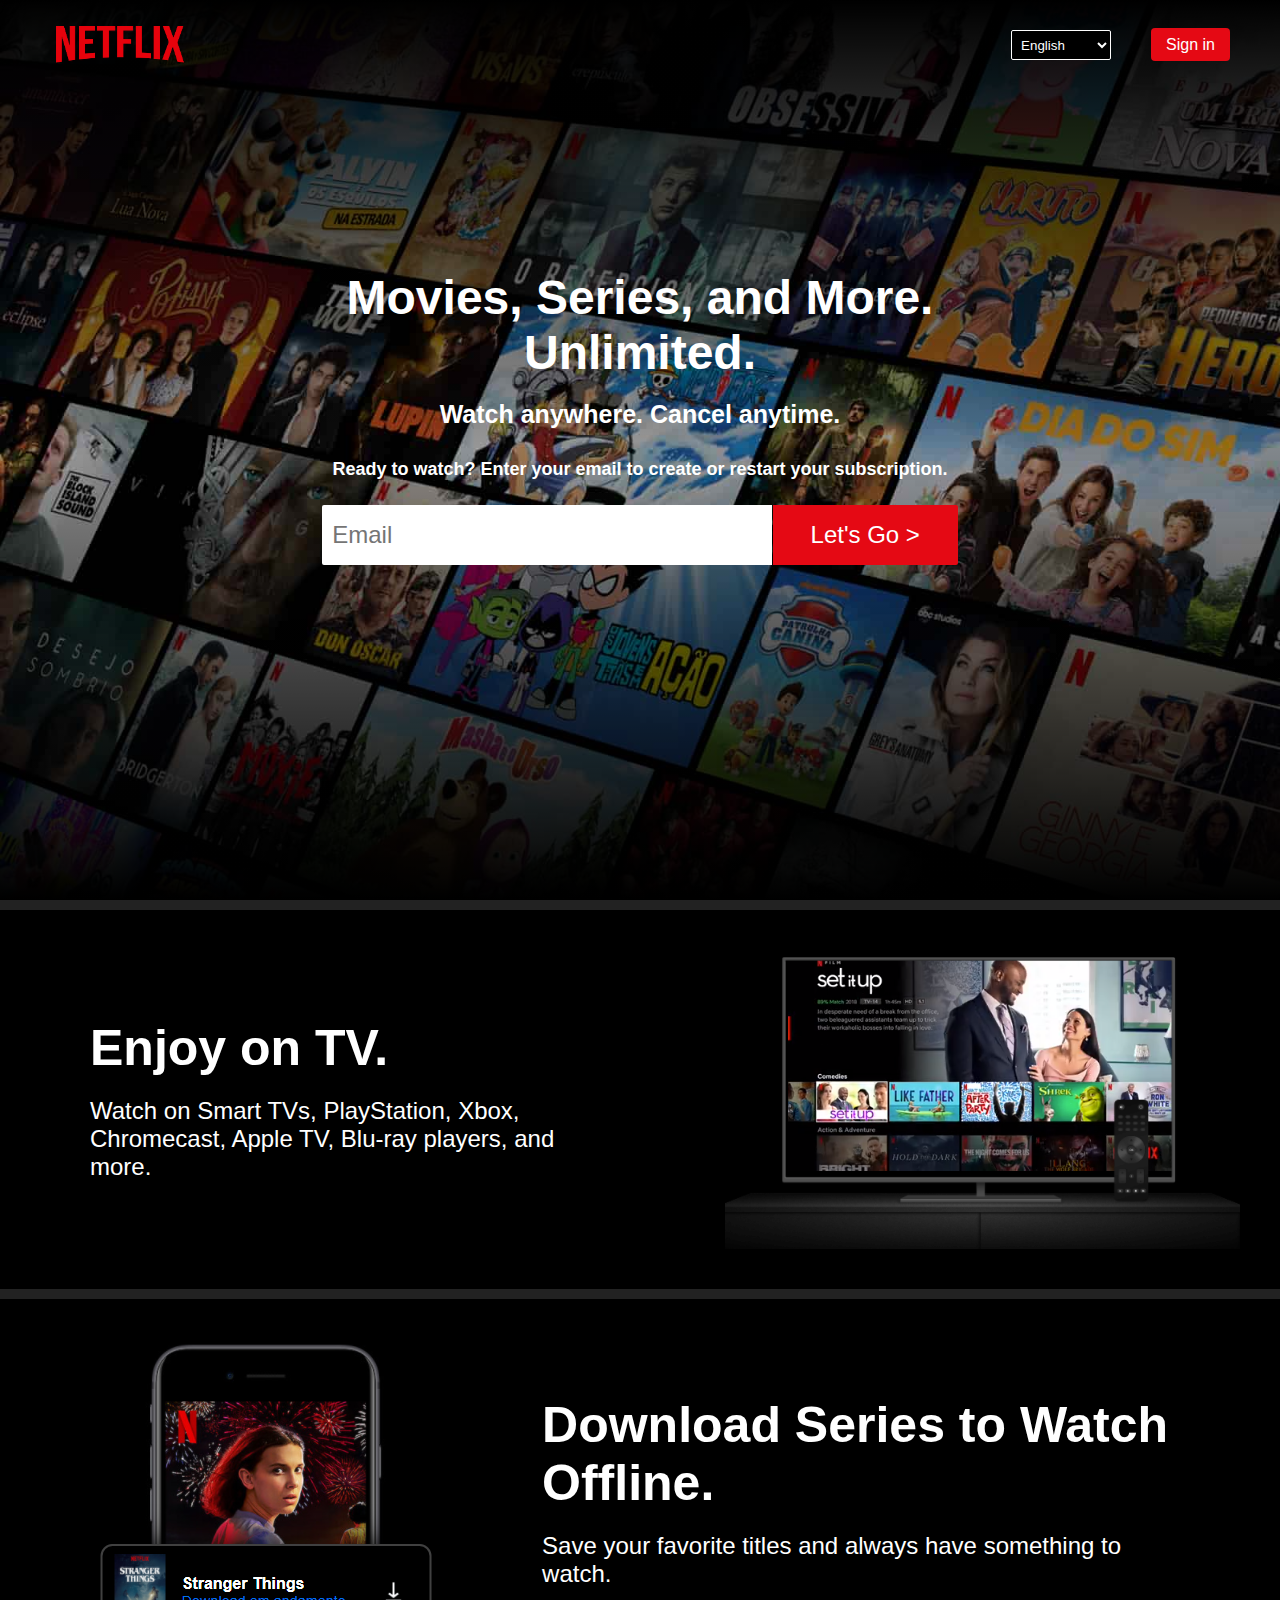
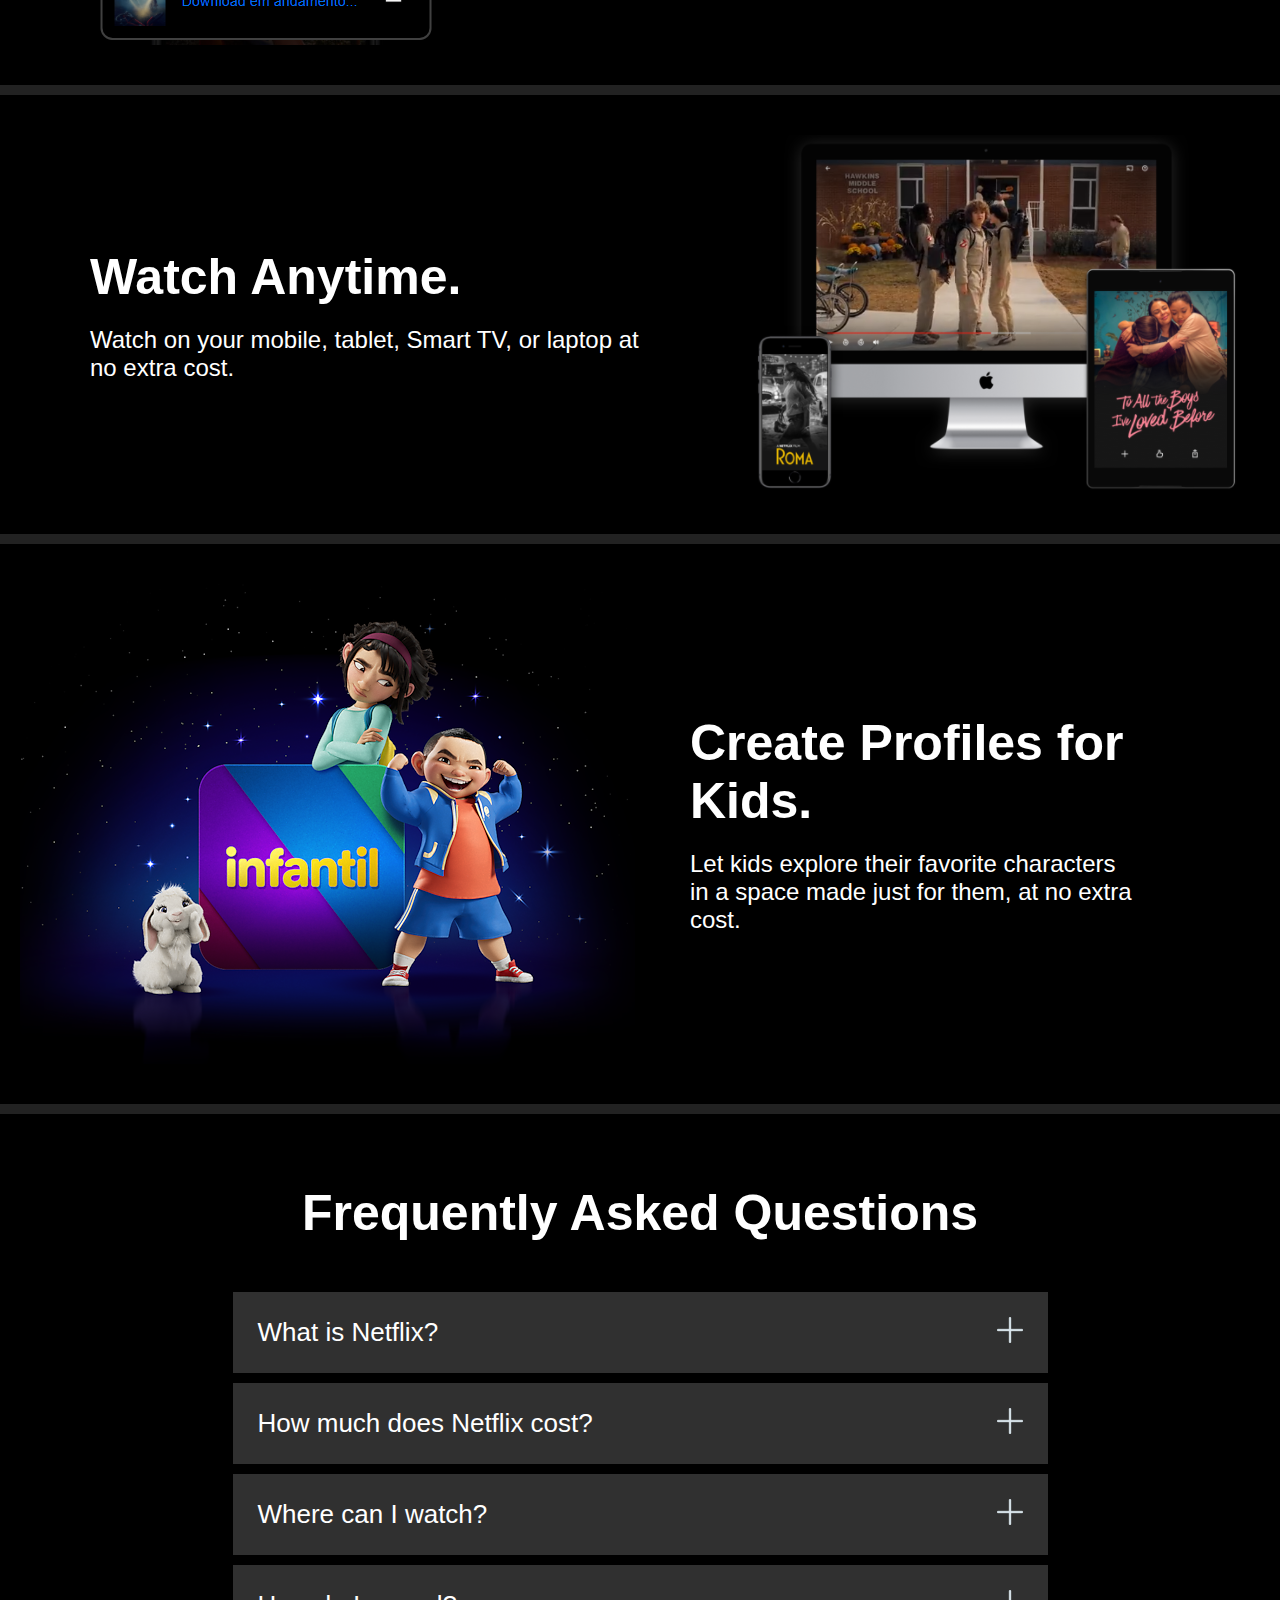
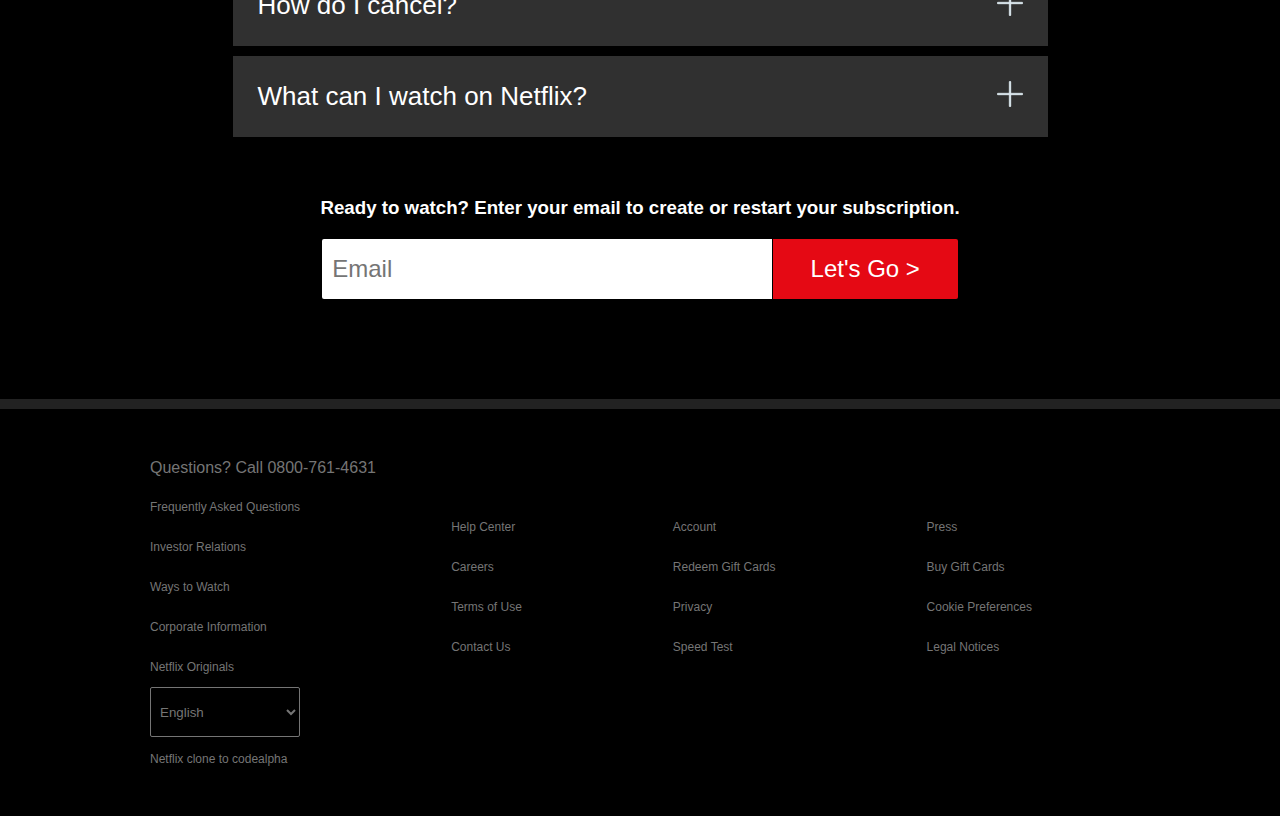
<file: index.html>
<!DOCTYPE html>
<html lang="en">

<head>
    <meta charset="UTF-8">
    <meta http-equiv="X-UA-Compatible" content="IE=edge">
    <meta name="viewport" content="width=device-width, initial-scale=1.0">
    <link rel="shortcut icon" href="./assets/img/netflix-icon.jpg" type="image/x-icon">
    <link rel="stylesheet" href="./css/index.css">

    <title>Netflix-clone</title>
</head>

<body>
    <div class="container-main">
        <header>
            <img src="./assets/img/logo.png" alt="Logo">

            <nav>
                <ul>
                    <li>
                        <select>
                            <option>English</option>
                            <option>Arabic</option>
                        </select>
                    </li>
                    <li>
                        <a href="login.html">Sign in</a>
                    </li>
                </ul>
            </nav>
        </header>

        <div class="content-main">

            <div class="title-main">
                <h1>Movies, Series, and More. Unlimited.</h1>
                <h2>Watch anywhere. Cancel anytime.</h2>
            </div>

            <h3>Ready to watch? Enter your email to create or restart your subscription.</h3>

            <form>
                <input type="text" placeholder="Email">
                <button>Let's Go ></button>
            </form>

        </div>
    </div>

    <section class="devices">
        <div class="device">
            <div class="device-title">
                <h1>Enjoy on TV.</h1>
                <h2>Watch on Smart TVs, PlayStation, Xbox, Chromecast, Apple TV, Blu-ray players, and more.</h2>

            </div>
            <div class="images">
                <img src="./assets/img/tv.png" class="tv-device">
            </div>
        </div>
        <div class="device">
            <div class="images">
                <img src="./assets/img/mobile.png" class="mobile-device">
            </div>
            <div class="device-title">
                <h1>Download Series to Watch Offline.</h1>
                <h2>Save your favorite titles and always have something to watch.</h2>
            </div>
        </div> 
        <div class="device">
            <div class="device-title">
                <h1>Watch Anytime.</h1>
                <h2>Watch on your mobile, tablet, Smart TV, or laptop at no extra cost.</h2>
            </div>

            <div class="images">
                <img src="./assets/img/pc.png" class="pc-device">
            </div>
        </div>
        <div class="device">
            <div class="images">
                <img src="./assets/img/kids.png" class="mobile-device">
            </div>
            <div class="device-title">
                <h1>Create Profiles for Kids.</h1>
                <h2>Let kids explore their favorite characters in a space made just for them, at no extra cost.</h2>
            </div>
        </div>
    </section>

    <section class="faq">
        <div class="container-faq">

            <h2>Frequently Asked Questions</h2>
            
            <ul>
                <li>What is Netflix? <img src="./assets/img/mais.png"></li>
                <li>How much does Netflix cost? <img src="./assets/img/mais.png"></li>
                <li>Where can I watch? <img src="./assets/img/mais.png"></li>
                <li>How do I cancel? <img src="./assets/img/mais.png"></li>
                <li>What can I watch on Netflix? <img src="./assets/img/mais.png"></li>
            </ul>
            
            <h3>Ready to watch? Enter your email to create or restart your subscription.</h3>
            
            <form>
                <input type="text" placeholder="Email">
                <button>Let's Go ></button>
            </form>
        </div>
    </section>

    <footer>
        <div class="container-footer">

            <p>Questions? Call 0800-761-4631</p>
            
            <div class="listas">
                <ul>
                    <li><a href="">Frequently Asked Questions</a></li>
                    <li><a href="">Investor Relations</a></li>
                    <li><a href="">Ways to Watch</a></li>
                    <li><a href="">Corporate Information</a></li>
                    <li><a href="">Netflix Originals</a></li>
                </ul>
                
                <ul>
                    <li><a href="">Help Center</a></li>
                    <li><a href="">Careers</a></li>
                    <li><a href="">Terms of Use</a></li>
                    <li><a href="">Contact Us</a></li>
                </ul>
                
                <ul>
                    <li><a href="">Account</a></li>
                    <li><a href="">Redeem Gift Cards</a></li>
                    <li><a href="">Privacy</a></li>
                    <li><a href="">Speed Test</a></li>
                </ul>
                
                <ul>
                    <li><a href="">Press</a></li>
                    <li><a href="">Buy Gift Cards</a></li>
                    <li><a href="">Cookie Preferences</a></li>
                    <li><a href="">Legal Notices</a></li>
                </ul>
            </div>
            
            <select>
                <option>English</option>
                <option>Arabic</option>
            </select>
            
            
            <p>Netflix clone to codealpha</p>
            
        </div>
    </footer>
        
</body>

</html>
</file>
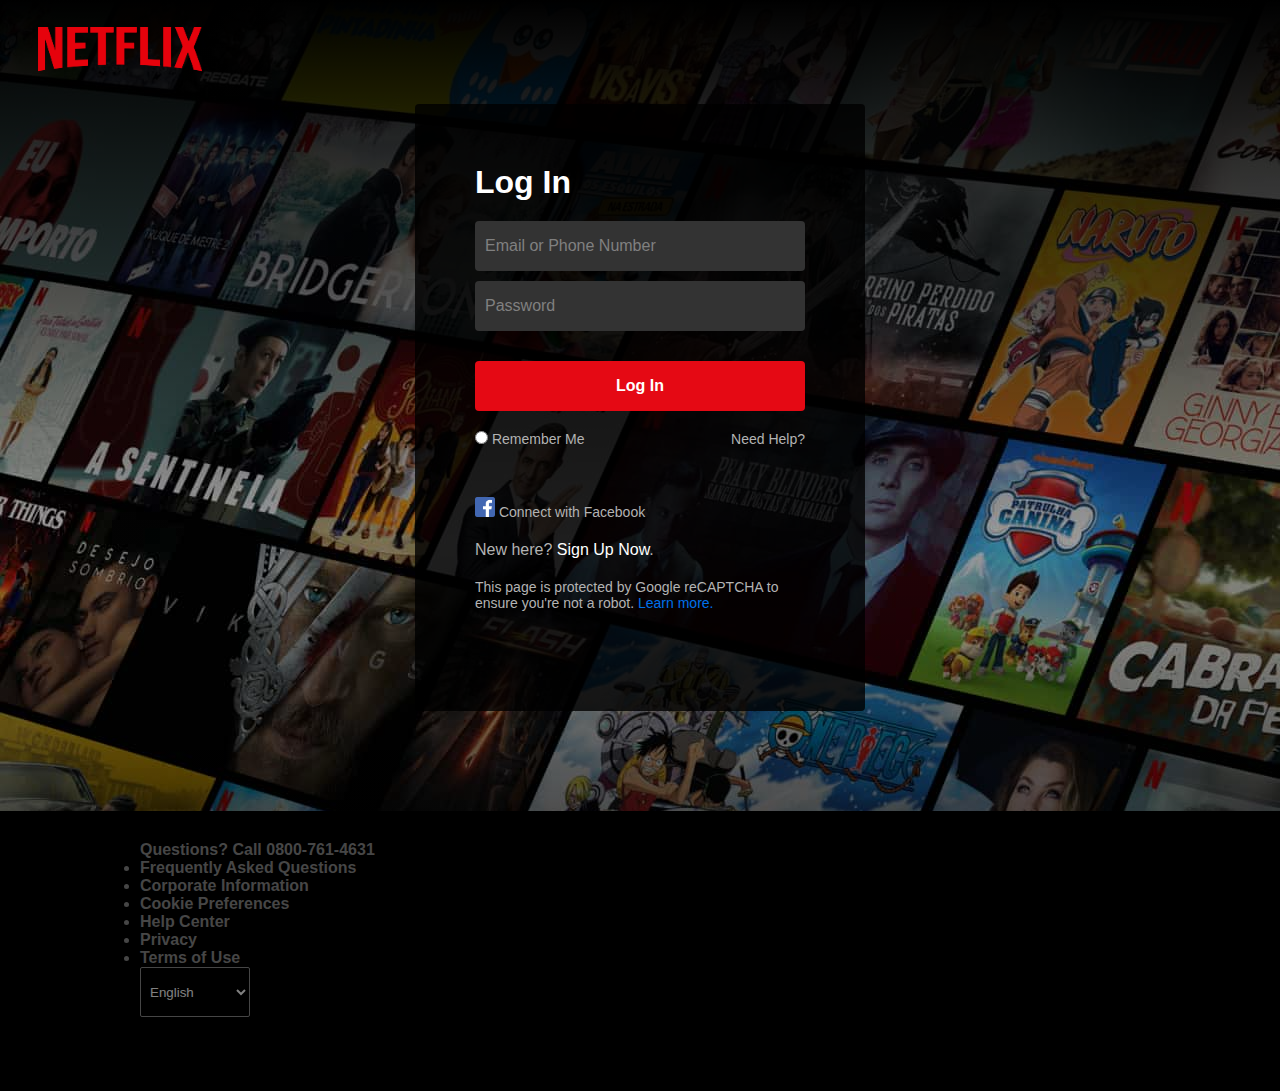
<file: login.html>
<!DOCTYPE html>
<html lang="en">

<head>
    <meta charset="UTF-8">
    <meta http-equiv="X-UA-Compatible" content="IE=edge">
    <meta name="viewport" content="width=device-width, initial-scale=1.0">
    <link rel="shortcut icon" href="./assets/img/netflix-icon.jpg" type="image/x-icon">
    <link rel="stylesheet" href="./css/login.css">

    <title>Netflix Clone</title>
</head>

<body>
    <div class="container">
        <header>
            <img src="./assets/img/logo.png" alt="Logo">
        </header>

        <div class="container-login">
            <h1>Log In</h1>

            <form action="">

                <input type="text" placeholder="Email or Phone Number">
                <input type="password" placeholder="Password">

                <button type="submit" id="btnEntrar">Log In</button>
            </form>

            <div class="help">
                <div>
                    <input type="radio" id="me">
                    <label for="me">Remember Me</label>
                </div>
                    
                <a href="">Need Help?</a>
            </div>

            <a href="" class="facebook"><img src="./assets/img/facebook.png" class="icon"/> Connect with Facebook</a>

            <div class="connect">
                <p>New here? <span id="span01">Sign Up Now</span>.</p>
                <p>This page is protected by Google reCAPTCHA to ensure you're not a robot. <span id="span02">Learn more.</span></p>
            </div>
        </div>

        <footer>
            <div class="container-footer">
                <p>Questions? <a href="">Call 0800-761-4631</a></p>
    
                <div class="lists">
                    <ul>
                        <li><a href="">Frequently Asked Questions</a></li>
                        <li><a href="">Corporate Information</a></li>
                        <li><a href="">Cookie Preferences</a></li>
                        <li><a href="">Help Center</a></li>
                        <li><a href="">Privacy</a></li>
                        <li><a href="">Terms of Use</a></li>
                    </ul>
                </div>
    
                <select>
                    <option>English</option>
                    <option>Arabic</option>
                </select>
            </div>
        </footer>
    </div>
    <script src="./js/login.js"></script>
</body>
</html>
</file>
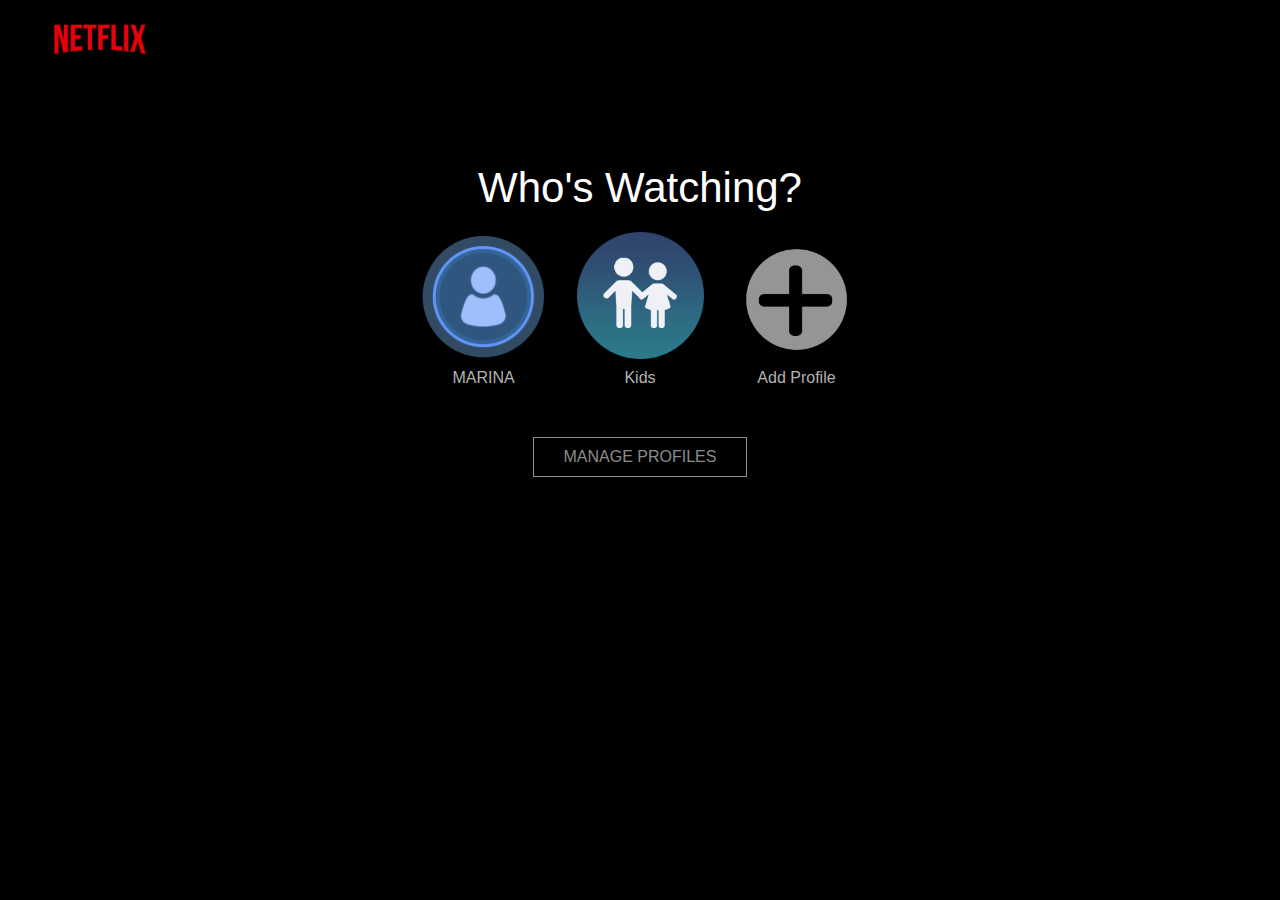
<file: user.html>
<!DOCTYPE html>
<html lang="en">

<head>
    <meta charset="UTF-8">
    <meta http-equiv="X-UA-Compatible" content="IE=edge">
    <meta name="viewport" content="width=device-width, initial-scale=1.0">
    <link rel="shortcut icon" href="./assets/img/netflix-icon.jpg" type="image/x-icon">
    <link rel="stylesheet" href="./css/user.css">

    <title>Netflix Clone</title>
</head>

<body>
    <header>
        <img src="./assets/img/logo.png" alt="Logo">
    </header>

    <div class="container">
        <h1>Who's Watching?</h1>

        <div class="card-users">
            <div class="card">
                <a href="home-user.html">
                    <img src="./assets/img/perfil01.png">
                    <p>MARINA</p>
                </a>
            </div>

            <div class="card">
                <a href="">
                    <img src="./assets/img/perfil02.png">
                    Kids
                </a>
            </div>

            <div class="card">
                <a href="">
                    <img src="./assets/img/perfil03.png">
                    Add Profile
                </a>
            </div>
        </div>

        <a href="">Manage Profiles</a>
    </div>
</body>

</html>
</file>
<file: css/index.css>
*{
    margin: 0;
    padding: 0;
    box-sizing: border-box;
    font-family: sans-serif;
}

:root{
    --red: #E50914;
    --white: #FFFFFF;
    --black: #000000;
    --gray: gray;
}

.container-main{
	background-image: linear-gradient(rgba(0, 0, 0, 1), rgba(0, 0, 0, 0.2), rgba(0, 0, 0, 1)), url('/assets/img/background.jpg');
	background-size: cover;
    display: flex;
    flex-direction: column;
    justify-content: space-between;
    align-items: center;
    height: 100vh;
}

.container-main header {
    display: flex;
    justify-content: space-between;
    width: 100%;
    padding: 20px 50px;
}

.container-main header img{
    width: 140px;
    height: 50px;
}

.container-main header nav{
    display: flex;
    justify-content: flex-end;
}

.container-main header nav ul{
    display: flex;
    justify-content: flex-end;
    align-items: center;
}

.container-main header nav ul li{
    width: 100%;
    list-style: none;
}

.container-main header nav ul li a{
    text-decoration: none;
    padding: 8px 15px;
    background-color: var(--red);
    color: var(--white);
    border-radius: 4px;
}

.container-main header nav ul li select{
    margin-right: 40px;
    height: 30px;
    width: 100px;
    padding: 5px;
    background-color: rgba(0, 0, 0, 1);
    border: 1px solid var(--white);
    color: var(--white);
    border-radius: 2px;
}

.container-main header nav ul li select option{
    background-color: var(--gray);
}

.content-main{
    display: flex;
    flex-direction: column;
    text-align: center;
    height: 70%;
}

.title-main{
    color: var(--white);
    font-size: 24px;
    max-width: 640px;
}

.title-main h2{
    margin-top: 20px;
    font-size: 25px;
}

.content-main h3{
    margin: 30px auto 5px auto;
    color: var(--white);
    font-size: 18px;
}

form{
    color: var(--white);
    text-align: center;
    width: 100%;
}

form input{
    height: 60px;
    width: 450px;
    margin: 20px -4px auto auto;
    font-size: 24px;
    padding: 10px;
    outline: none;
    border: none;
    border-top-left-radius: 2px;
    border-bottom-left-radius: 2px;
}

form button{
    height: 60px;
    width: 185px;
    font-size: 24px;
    background-color: var(--red);
    color: var(--white);
    border: none;
    outline: none;
    cursor: pointer;
    border-top-right-radius: 2px;
    border-bottom-right-radius: 2px;
}

.devices,
.faq{
    background-color: var(--black);
    border-bottom: 10px solid #222;
}

.device{
    display: flex;
    justify-content: center;
    align-items: center;
    border-top: 10px solid #222;
    color: var(--white);
    padding: 40px;
}

.device-title{
    display: flex;
    flex-direction: column;
    align-items: flex-start;
    justify-content: center;
    width: 80%;
    height: 100%;
    padding: 50px;
}

.device-title h1{
    font-size: 50px;
    margin-bottom: 20px;
}

.device-title h2{
    font-size: 24px;
    font-weight: 200;
    width: 90%;
}

.images{
    display: flex;
    align-items: center;
    justify-content: center;
    width: 50%;
}

.container-faq{
    display: flex;
    flex-direction: column;
    justify-content: center;
    align-items: center;
    color: var(--white);
    margin-bottom: 100px;
}

.container-faq h2{
    margin: 70px 0 50px 0;
    font-size: 50px;
}

.container-faq ul{
    margin-bottom: 50px;
}

.container-faq ul li{
    display: flex;
    justify-content: space-between;
    background-color: #303030;
    list-style: none;
    margin-bottom: 10px;
    padding: 25px;
    width: 815px;
    font-size: 26px;
    cursor: pointer;
}

.container-faq ul li img{
    height: 26px;
}

footer{
    background-color: var(--black);
    color: #757575;
}

.container-footer{
    display: flex;
    flex-direction: column;
    justify-content: center;
    align-items: flex-start;
    padding: 50px 150px;
}

.container-footer p:nth-child(1){
    margin-bottom: 10px;
}

.container-footer p:nth-child(4){
    font-size: 12px;
}

footer .listas{
    display: flex;
    flex-wrap: wrap;
    justify-content: space-between;
    align-items: center;
    line-height: 40px;
    width: 90%;
    font-size: 12px;
}

footer .listas ul li{
    list-style: none;
}

footer .listas ul li a{
    text-decoration: none;
    color: #757575;
}

.container-footer select{
    height: 50px;
    width: 150px;
    padding: 5px;
    background-color: rgba(0, 0, 0, 1);
    border: 1px solid #757575;
    color: #757575;
    border-radius: 2px;
    margin-bottom: 15px;
}

.container-footer select option{
    background-color: var(--black);
}

@media (max-width: 450px){
    .container-main{
        background-position: center;
        height: 100vh;
    }

    .container-main header {
        padding: 20px 15px;
    }

    .container-main header img {
        width: 100px;
        height: 35px;
    }

    .container-main header nav ul li select {
        margin-right: 20px;
    }

    .content-main {
        justify-content: end;
        height: 80%;
    }

    .content-main h3 {
        font-size: 17px;
        text-align: center;
        width: 60%;
    }

    .title-main h1 {
        font-size: 32px;
    }

    .title-main h2 {
        margin-top: 20px;
        font-size: 18px;
    }

    form input {
        height: 45px;
        width: 90%;
        margin: 20px 0px 10px auto;
        font-size: 18px;
        border-top-right-radius: 2px;
        border-bottom-right-radius: 2px;
    }

    form button {
        height: 45px;
        width: 140px;
        font-size: 18px;
        border-top-left-radius: 2px;
        border-bottom-left-radius: 2px;
    }

    .device{
        flex-direction: column;
    }

    .device-title {
        align-items: center;
        text-align: center;
        height: 100%;
        width: 100%;
        padding: 0;
    }

    .device-title h1 {
        font-size: 28px;
    }

    .device-title h2 {
        font-size: 18px;
        text-align: center;
    }

    .images{
        width: 100%;
    }
    
    .tv-device{
        width: 360px;
        margin-top: 20px;
    }

    .device:nth-child(2),
    .device:nth-child(4){
        flex-direction: column-reverse;
    }

    .mobile-device{
        width: 290px;
        margin-top: 20px;
    }

    .pc-device{
        width: 290px;
        margin-top: 20px;
    }

    .container-faq h2 {
        font-size: 28px;
    }

    .container-faq ul {
        width: 100%;
    }

    .container-faq ul li{
        width: 100%;
        font-size: 18px;
    }

    .container-faq ul li img {
        height: 18px;
    }

    .container-faq h3 {
        font-size: 17px;
        text-align: center;
        font-weight: 100;
        width: 60%;
    }

    .container-footer {
        padding: 38px 38px;
        font-size: 14px;
    }

}

@media (min-width: 451px) and (max-width: 875px){ 
    .content-main {
        height: 80%;
    }

    .content-main h3 {
        width: 60%;
    }

    .title-main h1 {
        font-size: 34px;
    }

    .title-main h2 {
        margin-top: 20px;
        font-size: 22px;
    }

    form input {
        height: 45px;
        width: 80%;
        margin: 20px 0px 10px auto;
        font-size: 18px;
    }

    form button {
        height: 45px;
        width: 140px;
        font-size: 18px;
    }

    .device{
        flex-direction: column;
    }
    
    .device-title {
        align-items: center;
        text-align: center;
        height: 100%;
        width: 80%;
        padding: 0;
    }
    
    .device-title h1 {
        font-size: 30px;
    }
    
    .device-title h2 {
        font-size: 22px;
        text-align: center;
    }
    
    .images{
        width: 80%;
    }
    
    .tv-device{
        width: 430px;
        margin-top: 20px;
    }
    
    .device:nth-child(2),
    .device:nth-child(4){
        flex-direction: column-reverse;
    }
    
    .mobile-device{
        width: 290px;
        margin-top: 20px;
    }
    
    .pc-device{
        width: 390px;
        margin-top: 20px;
    }
    
    .container-faq h2 {
        font-size: 28px;
    }
    
    .container-faq ul {
        width: 80%;
    }

    .container-faq ul li{
        width: 100%;
        font-size: 18px;
    }

    .container-faq ul li img {
        height: 18px;
    }

    .container-faq h3 {
        font-size: 17px;
        text-align: center;
        font-weight: 100;
        width: 60%;
    }

    .container-faq form{
        width: 80%;
    }
    
    .container-faq form input {
        height: 45px;
        width: 80%;
        margin: 20px 0px 10px auto;
        font-size: 18px;
    }

    .container-faq form button {
        height: 45px;
        width: 140px;
        font-size: 18px;
    }

    .container-footer {
        padding: 38px 38px;
        font-size: 16px;
    }

    .container-footer .listas {
        font-size: 14px;
    }
}
</file>
<file: css/login.css>
*{
    margin: 0;
    padding: 0;
    box-sizing: border-box;
    font-family: sans-serif;
}

:root{
    --red: #E50914;
    --white: #FFFFFF;
    --black: #000000;
}

.container{
	background-image: linear-gradient(rgba(0, 0, 0, 1), rgba(0, 0, 0, 0.2), rgba(0, 0, 0, 1)), url('/assets/img/background2.jpg');
    display: flex;
    flex-direction: column;
    align-items: center;
}

.container header {
    align-self: baseline;
    padding: 20px 30px;
}

.container header img{
    width: 180px;
    height: 60px;
}

.container-login{
    background-color: rgba(0, 0, 0, .8);
    border-radius: 4px;
    max-width: 450px;
    height: 100%;
    padding: 60px;
    margin-bottom: 100px;
}

.container-login h1{
    color: var(--white);
    margin-bottom: 20px;
}

.container-login form{
    display: flex;
    flex-direction: column;
    border-radius: 4px;
}

.container-login form input{
    background-color: #333;   
    color: var(--white);
    border: none;
    border-radius: 4px;
    outline: none;
    height: 50px;
    padding: 10px;
    font-size: 16px;
    margin-bottom: 10px;
}

.container-login form input::placeholder{
    color: gray;
}

.container-login form button{
    margin-top: 20px;
    height: 50px;
    cursor: pointer;
    background-color: var(--red);
    color: var(--white);
    border: none;
    border-radius: 4px;
    font-size: 16px;
    font-weight: bold;
}

.help{
    display: flex;
    justify-content: space-between;
    color: #b3b3b3;
    margin-top: 20px;
    font-size: 14px;
}

.help a{
    text-decoration: none;
    color: #b3b3b3;
}

.help a:hover{
    text-decoration: underline;
}

.connect{
    display: flex;
    flex-direction: column;
    justify-content: space-between;
    color: #b3b3b3;
    margin: 20px 0 40px 0;
    height: 70px;
}

.container-login .facebook{
    text-decoration: none;
    color: #b3b3b3;
    font-size: 14px;
}

.icon{
    margin-top: 50px;
    width: 20px;
    border-radius: 2px;
}

.connect p:nth-child(2){
    text-decoration: none;
    font-size: 14px;
}

#span01,
#span02{
    color: var(--white);
    cursor: pointer;
}

#span02{
    color: #0071eb;
}

#span01:hover,
#span02:hover{
    text-decoration: underline;
}

footer{
    display: flex;
    justify-content: center;
    align-items: center;
    width: 100%;
    background-color: var(--black);
}

.container-footer{
    color: #8c8c8c;
    opacity: .5;
    height: 280px;
    padding: 30px 100px;
    font-weight: 600;
    width: 100%;
}

.container-footer a{
    text-decoration: none;
    color: #8c8c8c;
    font-weight: 600;
}

.container-footer a:hover{
    text-decoration: underline;
}

.listas ul{
    display: flex;
    flex-wrap: wrap;
    justify-content: space-between;
    align-items: center;
    list-style: none;
    height: 100px;
    width: 80%;
    font-size: 12px;
}

.container-footer select{
    margin-right: 40px;
    height: 50px;
    width: 110px;
    padding: 5px;
    background-color: rgba(0, 0, 0, 1);
    border: 1px solid #8c8c8c;
    color: var(--white);
    border-radius: 2px;
}

.container-footer select option{
    background-color: gray;
}


@media (max-width: 735px){
    .container{
        background-image: none;
        background-color: var(--black);
    }

    .container header {
        padding: 10px 0px 15px 10px;
    }

    .container-login {
        max-width: 90%;
        padding: 60px 0;
    }

    footer {
        border-top: 2px solid #b3b3b3;
    }
    
    .container-footer {
        color: #8c8c8c;
        opacity: 1;
        padding: 30px 20px;
    }

    .container-footer select{
        border-radius: 2px;
        color: #8c8c8c;
    }

    .container-footer select option{
        background-color: var(--black);
    }
}

@media (min-width: 1200px){
    .container-footer{
        max-width: 1200px;
    }
}
</file>
<file: css/user.css>
*{
    margin: 0;
    padding: 0;
    box-sizing: border-box;
    font-family: sans-serif;
}

:root{
    --red: #E50914;
    --white: #FFFFFF;
    --black: #000000;
}

body{
    background-color: var(--black);
}

header{
    padding: 20px 0 0 50px;
}

header img{
    height: 40px;
    width: 100px;
}

.container{
    display: flex;
    flex-wrap: wrap;
    flex-direction: column;
    justify-content: center;
    align-items: center;
    margin-top: 100px;
    color: var(--white);
}

.container h1{
    font-size: 42px;
    font-weight: 100;
    margin: 0 0 20px 0;
}

.card-users{
    display: flex;
    flex-wrap: wrap;
    justify-content: space-between;
    align-items: center;
    width: 440px;
}

.card a{
    display: flex;
    flex-direction: column;
    align-items: center;
    text-decoration: none;
    color: #b3b3b3;
}

.card a img{
    margin-bottom: 10px;
    height: 127px;
    width: 127px;
    border-radius: 4px;
}

.card > a > img:hover{
    border: 2px solid var(--white);
}

.card > a:hover{
    color: var(--white);
}

.card > a > img:hover:nth-child(1){
    background-color: #fff;
}

.container a:nth-child(3){
    text-decoration: none;
    color: #8c8c8c;
    border: 1px solid #8c8c8c;
    padding: 10px 30px;
    margin-top: 50px;
    text-align: center;
    text-transform: uppercase;
}

.container a:hover:nth-child(3){
    border: 1px solid var(--white);
    color: var(--white);
}


@media(max-width: 450px){
    header {
        padding: 15px 0 0 15px;
    }

    .container h1 {
        font-size: 32px;
        text-align: center;
    }

    .card{
        margin: 10px;
    }

    .card-users {
        justify-content: space-around;
        align-items: center;
        width: 80%;
    }
}
</file>
